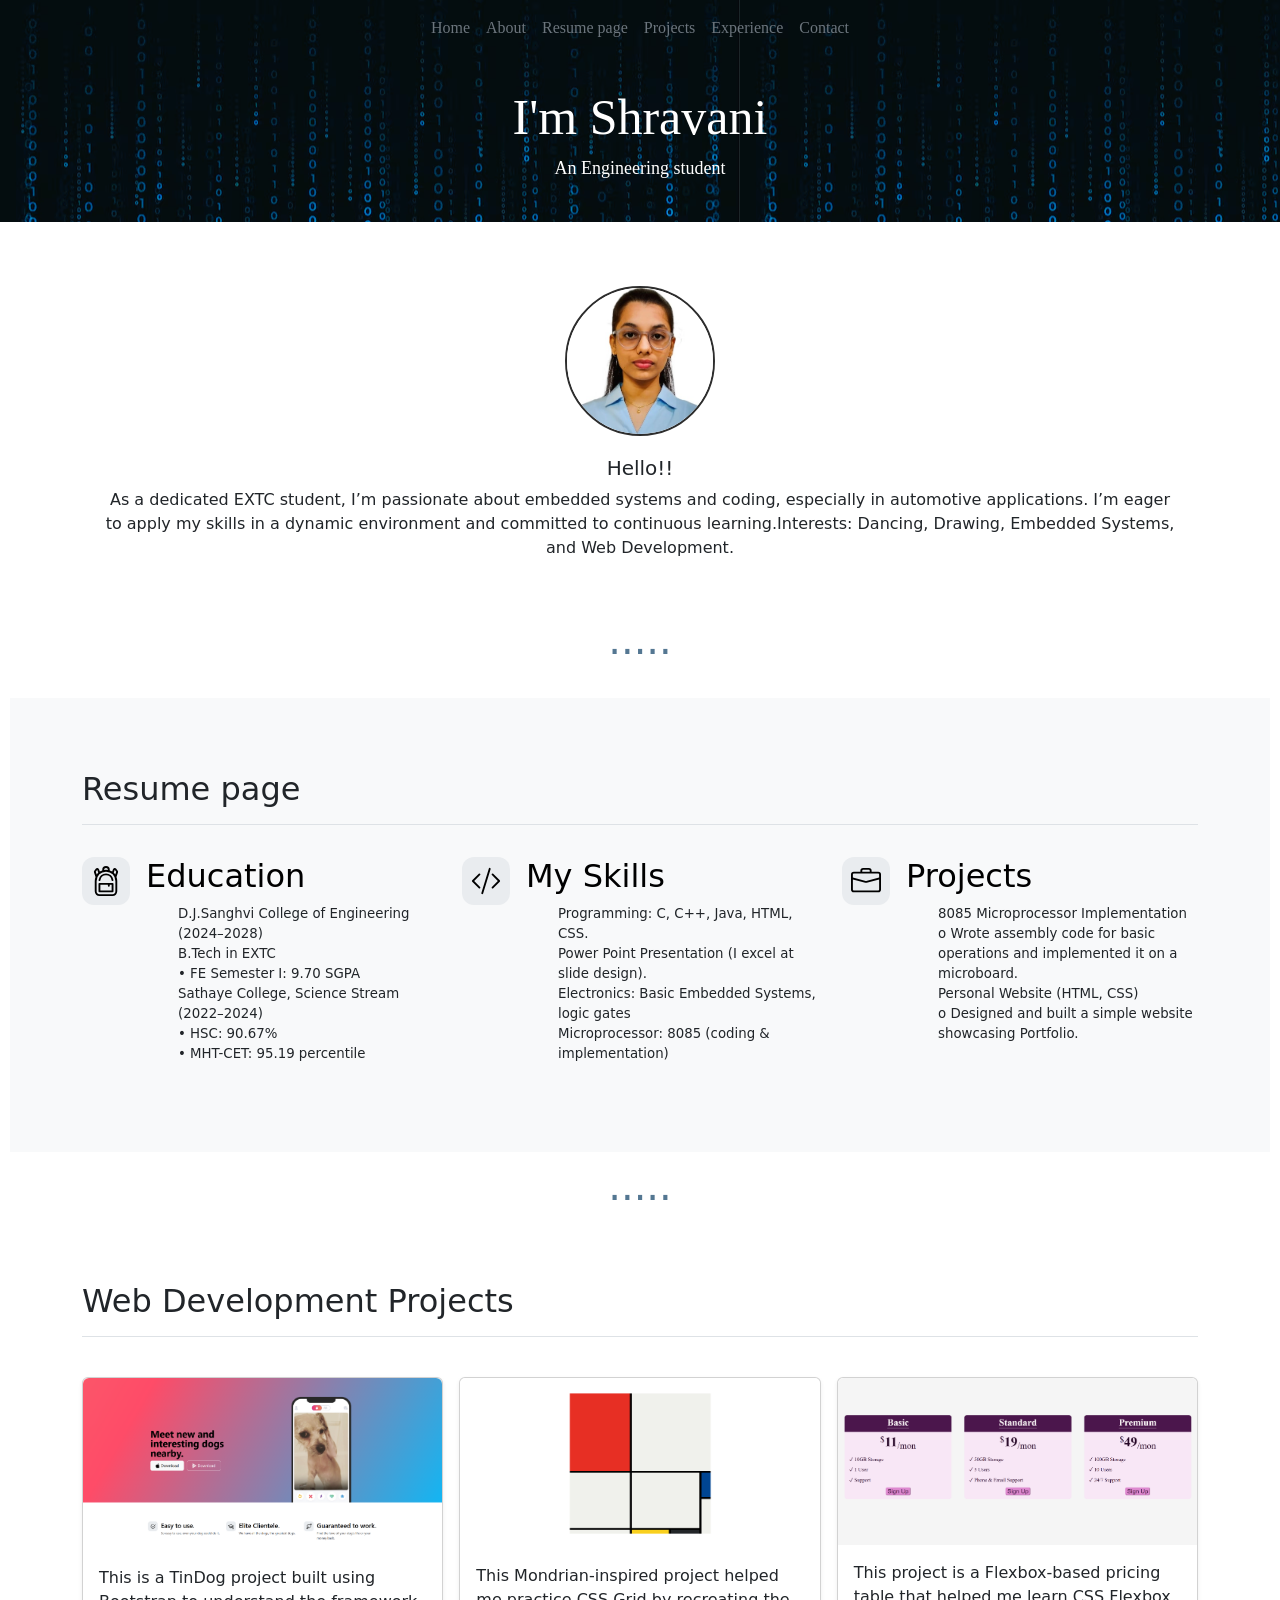
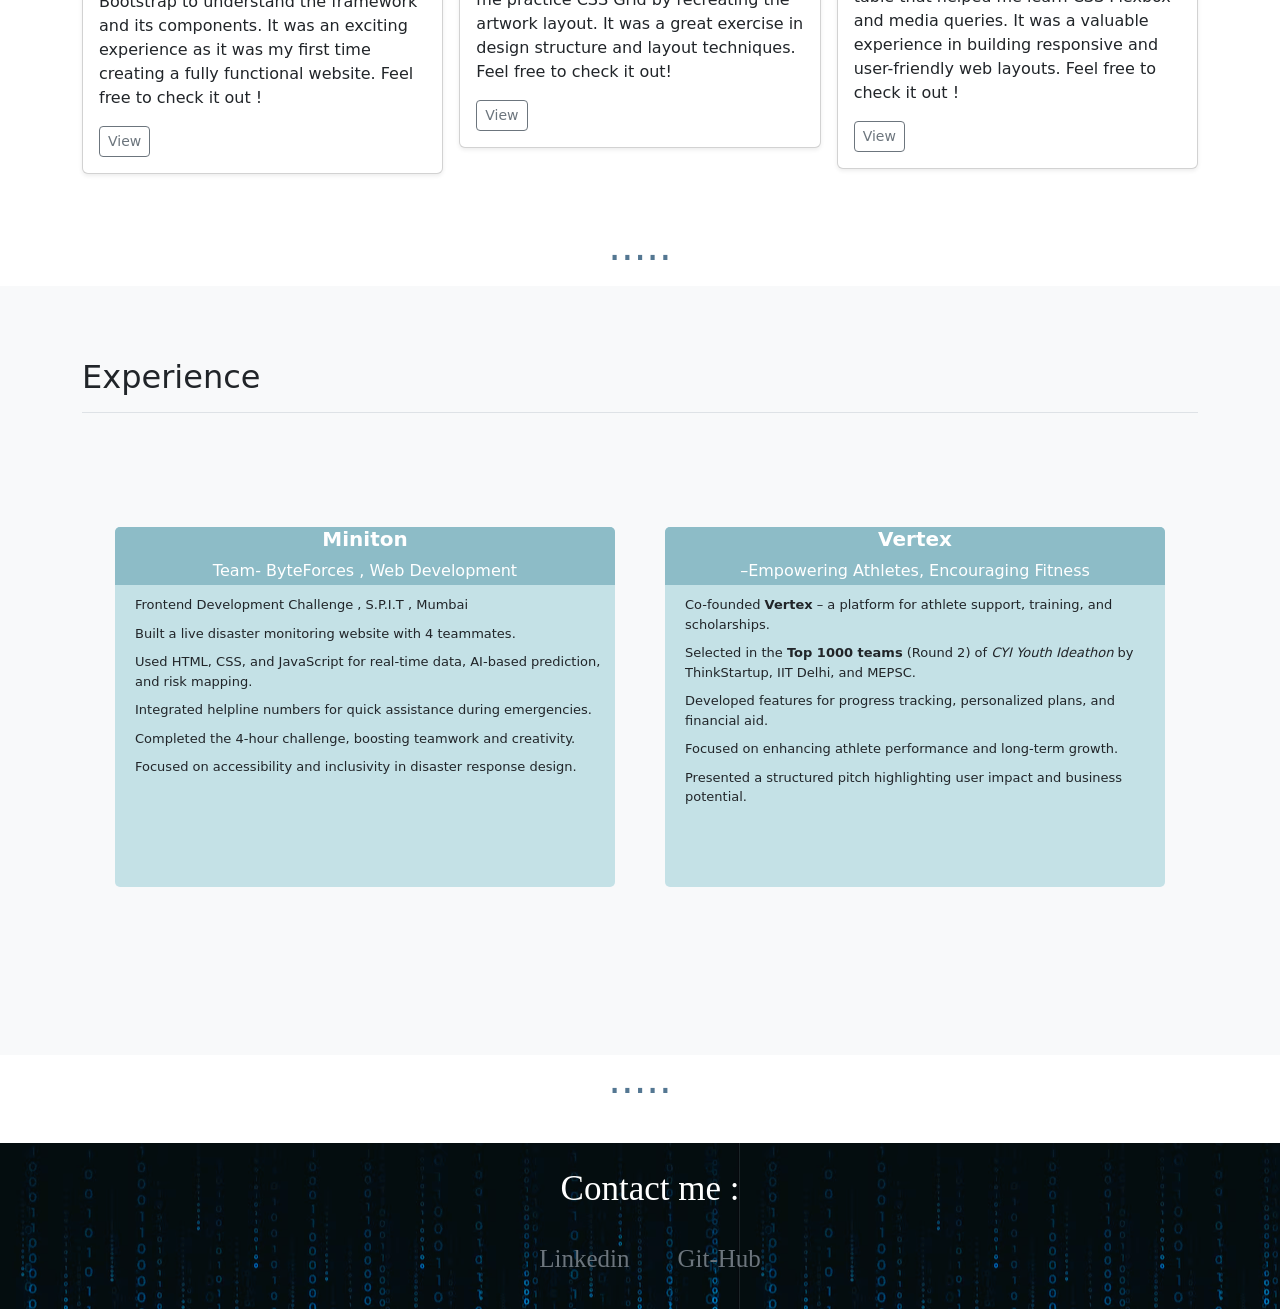
<file: index.html>
<!DOCTYPE html>
<html lang="en">
<head>
    <meta charset="UTF-8">
    <meta name="viewport" content="width=device-width, initial-scale=1.0">
    <title>Document</title>
    <link rel="stylesheet" href="styles/style.css">
    <link href="https://cdn.jsdelivr.net/npm/bootstrap@5.3.6/dist/css/bootstrap.min.css" rel="stylesheet" 
       integrity="sha384-4Q6Gf2aSP4eDXB8Miphtr37CMZZQ5oXLH2yaXMJ2w8e2ZtHTl7GptT4jmndRuHDT" crossorigin="anonymous">
    <link rel="preconnect" href="https://fonts.googleapis.com">
    <link rel="preconnect" href="https://fonts.gstatic.com" crossorigin>
    <link href="https://fonts.googleapis.com/css2?family=Noto+Sans+JP:wght@100..900&display=swap" rel="stylesheet">
</head>
<body>



  <!-- Title -->
  <section id="title">
   <ul class="nav col-12 col-lg-auto me-lg-auto mb-2 justify-content-center mb-md-0">
     <li><a href="#home"      class="nav-link px-2 text-secondary  py-3">Home</a></li> 
     <li><a href="#about"     class="nav-link px-2 text-secondary  py-3">About</a></li> 
     <li><a href="#features"  class="nav-link px-2 text-secondary  py-3">Resume page</a></li> 
     <li><a href="#Projects"  class="nav-link px-2 text-secondary  py-3">Projects</a></li> 
     <li><a href="#exp"       class="nav-link px-2 text-secondary  py-3">Experience</a></li>
     <li><a href="#contactme" class="nav-link px-2 text-secondary  py-3">Contact</a></li>
   </ul>
    <div class="px-4 py-4 text-center">I'm Shravani
         <p class="program">An Engineering student </p> 
    </div>
  </section>

  <!-- about me -->
  <section id="about">
    <div class="container mt-4">
      <div class="myimg"><img src="images/shravani.jpg" alt="my-img" height="150px" width="150px">
        <h5>Hello!!</h5>
            <p>As a dedicated EXTC student, I’m passionate about embedded systems and coding, especially in automotive applications.
                 I’m eager to apply my skills in a dynamic environment and committed to continuous learning.Interests: Dancing, Drawing, Embedded Systems, and Web Development.</p>
      </div>
    </div>
  </section>

  <div class="divider"><h1>.....</h1></div>

  <!-- Resume page -->
  <section id="features">
    <div class=" mt-3 py-5 bg-body-tertiary">
    <div class="container mt-4 mb-3" >
    <h2 class="pb-3 border-bottom mb-4">Resume page</h2>
    <div class="row g-4 py-2 row-cols-1 row-cols-lg-3"> 
      <div class="col d-flex align-items-start"> 
        <div class="icon-square text-body-emphasis bg-body-secondary 
         d-inline-flex align-items-center justify-content-center fs-4 flex-shrink-0 me-3">
         <svg xmlns="http://www.w3.org/2000/svg" width="30" height="30" fill="currentColor" class="bi bi-backpack3" viewBox="0 0 16 16">
         <path d="M4.04 7.43a4 4 0 0 1 7.92 0 .5.5 0 1 1-.99.14 3 3 0 0 0-5.94 0 .5.5 0 1 1-.99-.14M4 9.5a.5.5 0 0 1 .5-.5h7a.5.5 0 0 1 .5.5v4a.5.5 0 0 1-.5.5h-7a.5.5 0 0 1-.5-.5zm1 .5v3h6v-3h-1v.5a.5.5 0 0 1-1 0V10z"/>
         <path d="M6 2.341V2a2 2 0 1 1 4 0v.341c.465.165.904.385 1.308.653l.416-1.247a1 1 0 0 1 1.748-.284l.77 1.027a1 1 0 0 1 .15.917l-.803 2.407C13.854 6.49 14 7.229 14 8v5.5a2.5 2.5 0 0 1-2.5 2.5h-7A2.5 2.5 0 0 1 2 13.5V8c0-.771.146-1.509.41-2.186l-.802-2.407a1 1 0 0 1 .15-.917l.77-1.027a1 1 0 0 1 1.748.284l.416 1.247A6 6 0 0 1 6 2.34ZM7 2v.083a6 6 0 0 1 2 0V2a1 1 0 1 0-2 0m5.941 2.595.502-1.505-.77-1.027-.532 1.595q.447.427.8.937M3.86 3.658l-.532-1.595-.77 1.027.502 1.505q.352-.51.8-.937M8 3a5 5 0 0 0-5 5v5.5A1.5 1.5 0 0 0 4.5 15h7a1.5 1.5 0 0 0 1.5-1.5V8a5 5 0 0 0-5-5"/>
         </svg>
          <use xlink:href="#toggles2"></use></svg> 
        </div> 
        <div> 
          <h3 class="fs-2 text-body-emphasis">Education</h3>
           <ul class="resume-list">
             <li>D.J.Sanghvi College of Engineering (2024–2028)</li>
             <li> B.Tech in EXTC</li>
              <li>• FE Semester I: 9.70 SGPA</li>
              <li>Sathaye College, Science Stream (2022–2024)</li>
              <li>• HSC: 90.67%</li>
              <li>• MHT-CET: 95.19 percentile</li>
              </ul>
          </div> 
        </div> 
      <div class="col d-flex align-items-start"> 
        <div class="icon-square text-body-emphasis bg-body-secondary 
         d-inline-flex align-items-center justify-content-center fs-4 flex-shrink-0 me-3">
          <svg xmlns="http://www.w3.org/2000/svg" width="30" height="30" fill="currentColor" class="bi bi-code-slash" viewBox="0 0 16 16">
          <path d="M10.478 1.647a.5.5 0 1 0-.956-.294l-4 13a.5.5 0 0 0 .956.294zM4.854 4.146a.5.5 0 0 1 0 .708L1.707 8l3.147 3.146a.5.5 0 0 1-.708.708l-3.5-3.5a.5.5 0 0 1 0-.708l3.5-3.5a.5.5 0 0 1 .708 0m6.292 0a.5.5 0 0 0 0 .708L14.293 8l-3.147 3.146a.5.5 0 0 0 .708.708l3.5-3.5a.5.5 0 0 0 0-.708l-3.5-3.5a.5.5 0 0 0-.708 0"/>
          </svg><use xlink:href="#toggles2"></use></svg> 
        </div> 
        <div> 
          <h3 class="fs-2 text-body-emphasis">My Skills</h3>
           <ul class="resume-list">
             <li>Programming: C, C++, Java, HTML, CSS.</li>
             <li>Power Point Presentation (I excel at slide design).</li>
              <li>Electronics: Basic Embedded Systems, logic gates</li>
              <li>Microprocessor: 8085 (coding & implementation)</li>
              </ul> 
          </div> 
        </div>
              <div class="col d-flex align-items-start"> 
        <div class="icon-square text-body-emphasis bg-body-secondary 
         d-inline-flex align-items-center justify-content-center fs-4 flex-shrink-0 me-3">
          <svg xmlns="http://www.w3.org/2000/svg" width="30" height="30" fill="currentColor" class="bi bi-briefcase" viewBox="0 0 16 16">
          <path d="M6.5 1A1.5 1.5 0 0 0 5 2.5V3H1.5A1.5 1.5 0 0 0 0 4.5v8A1.5 1.5 0 0 0 1.5 14h13a1.5 1.5 0 0 0 1.5-1.5v-8A1.5 1.5 0 0 0 14.5 3H11v-.5A1.5 1.5 0 0 0 9.5 1zm0 1h3a.5.5 0 0 1 .5.5V3H6v-.5a.5.5 0 0 1 .5-.5m1.886 6.914L15 7.151V12.5a.5.5 0 0 1-.5.5h-13a.5.5 0 0 1-.5-.5V7.15l6.614 1.764a1.5 1.5 0 0 0 .772 0M1.5 4h13a.5.5 0 0 1 .5.5v1.616L8.129 7.948a.5.5 0 0 1-.258 0L1 6.116V4.5a.5.5 0 0 1 .5-.5"/>
         </svg><use xlink:href="#toggles2"></use></svg> 
        </div> 
        <div> 
          <h3 class="fs-2 text-body-emphasis">Projects</h3>
           <ul class="resume-list">
             <li>8085 Microprocessor Implementation </li>
             <li>o Wrote assembly code for basic operations and implemented it on a microboard.</li>
              <li>Personal Website (HTML, CSS)</li>
              <li>o	Designed and built a simple website showcasing Portfolio.</li>
              </ul>
          </div> 
        </div>
      </div>
      </div>
  </section>

  <div class="divider"><h1>.....</h1></div>

  <!--Projects-->
  <section id="Projects">
    <div class="album py-5"> 
      <div class="container mt-3"> 
       <h2 class="pb-3 border-bottom mb-4">Web Development Projects</h2>
        <div class="row row-cols-1 row-cols-sm-2 row-cols-md-3 g-3 mt-3"> 
          <div class="col"> 
            <div class="card shadow-sm"> 
              <img src="images/Tindog.png" alt="dog">
                <div class="card-body"> <p class="card-text">This is a TinDog project built using Bootstrap to understand the framework and its components. It was an exciting experience as it was my first time creating a fully functional website. Feel free to check it out !</p>  
                  <div class="btn-group"><a href="tindog.html" class="btn-link"><button type="button" class="btn btn-sm btn-outline-secondary">View</button></a>  
                  </div>
                </div> 
            </div> 
          </div>
          <div class="col"> 
            <div class="card shadow-sm"> 
              <img src="images/mondrian.png" alt="dog">
              <div class="card-body"> <p class="card-text">This Mondrian-inspired project helped me practice CSS Grid by recreating the artwork layout. It was a great exercise in design structure and layout techniques. Feel free to check it out!</p>  
                <div class="d-flex justify-content-between align-items-center"> 
                  <div class="btn-group"><a href="  Mondrian.html" class="btn-link"><button type="button" class="btn btn-sm btn-outline-secondary">View</button></a>  
                  </div>
                </div> 
              </div> 
            </div>
          </div>
          <div class="col"> 
            <div class="card shadow-sm"> 
              <img src="images/pricing plan.png" alt="dog">
                <div class="card-body"> <p class="card-text">This project is a Flexbox-based pricing table that helped me learn CSS Flexbox and media queries. It was a valuable experience in building responsive and user-friendly web layouts. Feel free to check it out !</p>  
                <div class="d-flex justify-content-between align-items-center"> 
                  <div class="btn-group"><a href="flex.html" class="btn-link"><button type="button" class="btn btn-sm btn-outline-secondary">View</button></a>  
                  </div>
                </div>
                </div> 
            </div> 
          </div>
        </div> 
      </div> 
    </div>
  </section>

  <div class="divider"><h1>.....</h1></div>

  <!-- Experience-->
  <section id="exp">
  <div class=" mt-3 py-5 bg-body-tertiary">
  <div class="container mt-4 mb-3 " >
  <h2 class="pb-3 border-bottom mb-4">Experience</h2>
    <div class="experience">
      <div class="pricing-plan">
        <div class="plan-title"><h5><strong>Miniton</strong></h5>
          <p> Team- ByteForces , Web Development</p></div>
        <div  class="about">
        <ul class="plan-features">
          <li>Frontend Development Challenge , S.P.I.T , Mumbai</li>
          <li>Built a live disaster monitoring website with 4 teammates.</li>
          <li>Used HTML, CSS, and JavaScript for real-time data, AI-based prediction, and risk mapping.</li>
          <li>Integrated helpline numbers for quick assistance during emergencies.</li>
          <li>Completed the 4-hour challenge, boosting teamwork and creativity.</li>
          <li>Focused on accessibility and inclusivity in disaster response design.</li>
        </ul>
        </div>
      </div>
      <div class="pricing-plan">
        <div class="plan-title"><h5><strong>Vertex</strong></h5><p>–Empowering Athletes, Encouraging Fitness</p></div>
        <div class="about">
        <ul class="plan-features">
          <li>Co-founded <strong>Vertex</strong> – a platform for athlete support, training, and scholarships.</li>
          <li>Selected in the <strong>Top 1000 teams</strong> (Round 2) of <em>CYI Youth Ideathon</em> by ThinkStartup, IIT Delhi, and MEPSC.</li>
          <li>Developed features for progress tracking, personalized plans, and financial aid.</li>
          <li>Focused on enhancing athlete performance and long-term growth.</li>
          <li>Presented a structured pitch highlighting user impact and business potential.</li>
        </ul>
        </div>
      </div>
    </div>
    </div>
    </div>
  </section>

  <div class="divider"><h1>.....</h1></div>

  <!--contact page-->
  <section id="contactme">
    <div class="Contact">Contact me :
    <ul class="nav col-12 col-lg-auto me-lg-auto mt-3 justify-content-center mb-md-0">
     <li><a href="https://www.linkedin.com/in/shravani-rane-324817330/" class="nav-link px-4 mb-4 text-secondary">Linkedin</a></li> 
     <li><a href="https://github.com/ShravaniRane06" class="nav-link px-4 mb-4 text-secondary">Git-Hub</a></li>
   </ul>
  </div>
  </section>

  <a href="#title" class="btn btn-primary position-fixed bottom-0 end-0 m-2 d-none" id="backToTop">
   ↑
  </a>
  
 <script>
   const backToTop = document.getElementById("backToTop");

   window.addEventListener("scroll", () => {
    if (window.scrollY > 200) {
      backToTop.classList.remove("d-none");
    } else {
      backToTop.classList.add("d-none");
    }
   });
 </script>


  <script src="https://cdn.jsdelivr.net/npm/bootstrap@5.3.6/dist/js/bootstrap.bundle.min.js" 
  integrity="sha384-j1CDi7MgGQ12Z7Qab0qlWQ/Qqz24Gc6BM0thvEMVjHnfYGF0rmFCozFSxQBxwHKO" 
  crossorigin="anonymous"></script>
</body>
</html>
</file>
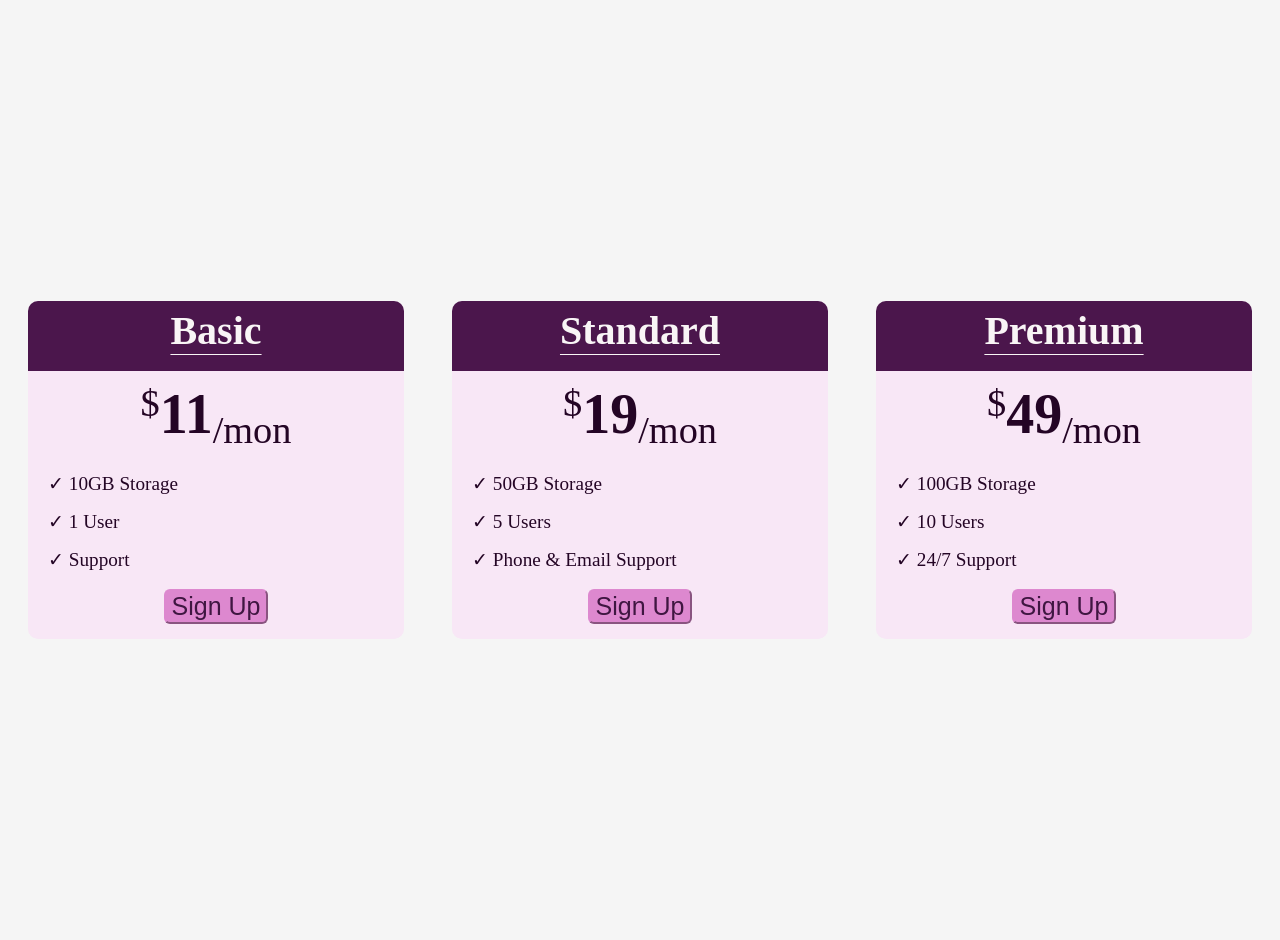
<file: flex.html>
<!DOCTYPE html>
<html>
  <head>
    <title>Flexbox Pricing Table</title>
    <link rel="preconnect" href="https://fonts.googleapis.com" />
    <link rel="preconnect" href="https://fonts.gstatic.com" crossorigin />
    <link
      href="https://fonts.googleapis.com/css2?family=Sono:wght@400;700&display=swap"
      rel="stylesheet"
    />
    <style>
      
      body {
        font-family: "Times new roman", sans-serif;
        background-color: rgb(245, 245, 245);
      }
      
      .pricing-container{
        display: flex;
        flex-direction: row;
        gap: 3rem;
        height: 100vh;
        align-items: center;
        justify-content: center;
        margin: 20px;
      }

      .pricing-plan {
        flex: 1;
        width: 400px;
        background-color: #F8E7F6;
        border-radius: 10px;
        text-align: center;
        padding-bottom: 15px;
        border-width: 10px;
        border-color: #4B164C;
      }


      .plan-title{
        height: 58px;
        font-weight: bold;
        font-size: 40px; 
        color: rgb(249, 245, 246);
        background-color: #4B164C;
        text-decoration: underline;
        text-underline-offset:10px; 
        text-decoration-thickness: 1px;
        border-top-left-radius: 10px;
        border-top-right-radius: 10px;
        padding: 6px;
      }

      .plan-price{
        font-size: 46px;
        margin-top:10px ;
        margin-bottom: 20px;
        color: #240525 ;      
      }

     .plan-features {
        text-align: left;
        list-style: none;
        padding: 0;
        margin: 0;
        color: #240525;
        font-size: larger;
      }

      .price{
        font-size: 56px;
        font-weight: bolder;
        margin-top:10px ;
        margin-bottom: 20px; 
      }

      .plan-features li {
        margin-bottom: 15px;
        padding-left: 20px;
      }
      
      .plan-button{
        font-size: 25px;
        background-color:rgb(221, 136, 207);
        color: #3f1641;
        border-radius: 6px;
        border-color: rgb(221, 136, 207);
        margin-bottom: px;
        margin-top: 3px;
      }

      /* Hint: What can you do with a media query and flexbox? */
      @media (max-width: 1250px) {

        .pricing-container{
        flex-direction: column;
        height: 100%;
      }
    }
     
    </style>
  </head>

  <body>
    <div class="pricing-container ">
      <div class="pricing-plan">
        <div class="plan-title">Basic</div>
        <div class="plan-price"><sup>$</sup><span class="price">11</span><sub>/mon</sub></div>
        <ul class="plan-features">
          <li> ✓ 10GB Storage </li>
          <li> ✓ 1 User       </li>
          <li> ✓ Support      </li>
        </ul>
       <button class="plan-button">Sign Up</a>
      </div>
      <div class="pricing-plan">
        <div class="plan-title">Standard</div>
        <div class="plan-price"><sup>$</sup><span class="price">19</span><sub>/mon</sub></div>
        <ul class="plan-features">
          <li> ✓ 50GB Storage             </li>
          <li> ✓ 5 Users                  </li>
          <li> ✓ Phone & Email Support</li>
        </ul>
      <button class="plan-button">Sign Up</button>
      </div>
      <div class="pricing-plan">
        <div class="plan-title">Premium</div>
        <div class="plan-price"><sup>$</sup><span class="price">49</span><sub>/mon</sub></div>
        <ul class="plan-features">
          <li> ✓ 100GB Storage </li>
          <li> ✓ 10 Users      </li>
          <li> ✓ 24/7 Support  </li>
        </ul>
        <button class="plan-button">Sign Up</button></div>
      </div>
      
  </body>
</html>
</file>
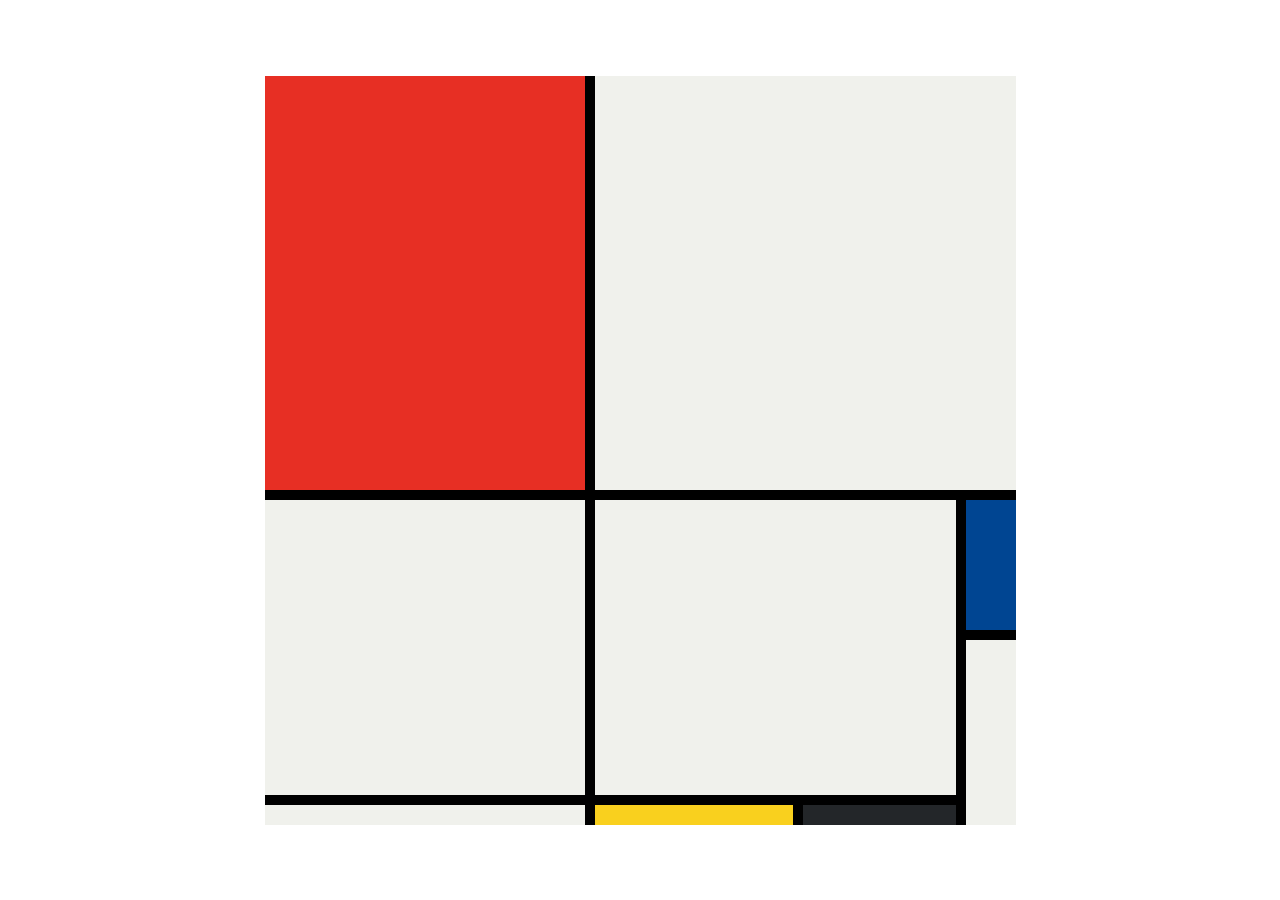
<file: Mondrian.html>
<!DOCTYPE html>
<html lang="en">

<head>
  <meta charset="UTF-8">
  <meta name="viewport" content="width=device-width, initial-scale=1.0">
  <title>Mondrian Project</title>
  <style>
    /* 
    Write your CSS here 
    Gap Colour: #000
    White: #F0F1EC
    Red: #E72F24
    Black: #232629
    Blue: #004592
    Yellow: #F9D01E
    For dimensions, see dimensions.png image.    HINT: Remember you can't change the properties of grid lines.    But grid lines are transparent!    */
    body{
      display: flex;
      justify-content: center;
      align-items: center;
      margin: 0px;
      padding: 0px;
      height: 100vh;
    }
    .container{
      width: fit-content;
      display: grid;
      grid-template: 414px 130px 155px 20px / 320px 198px 153px 50px;
      gap:10px;
      background-color: black;
    }

    .white1{
      grid-area: 1/2/2/5;
      /* grid-column: span 3; */
      background-color: #F0f1ec;
    }

    .red{
      background-color: #E72F24;
    }
    
    .white2{
      grid-row: span 2;
      background-color: #F0f1ec;
    }

    .white3{
      grid-row: span 2;
      grid-column: span 2;
      background-color: #F0f1ec;
    }

    .blue{
      background-color:#004592 ;
    }

    .white4{
      background-color: #F0f1ec;
      grid-row: span 2;
    }

    .white5{
      background-color: #F0f1ec;
    }

    .yellow{
      background-color: #F9D01E;
    }

    .black{
      background-color:  #232629;
    }
  </style>
</head>

<body>
  <!-- Write your HTML here -->
   <div class="container">
    <div class="red"></div>
    <div class="white1"></div>
    <div class="white2"></div>
    <div class="white3"></div>
    <div class="blue"></div>
    <div class="white4"></div>
    <div class="white5"></div>
    <div class="yellow"></div>
    <div class="black"></div>
   </div>
</body>

</html>
</file>
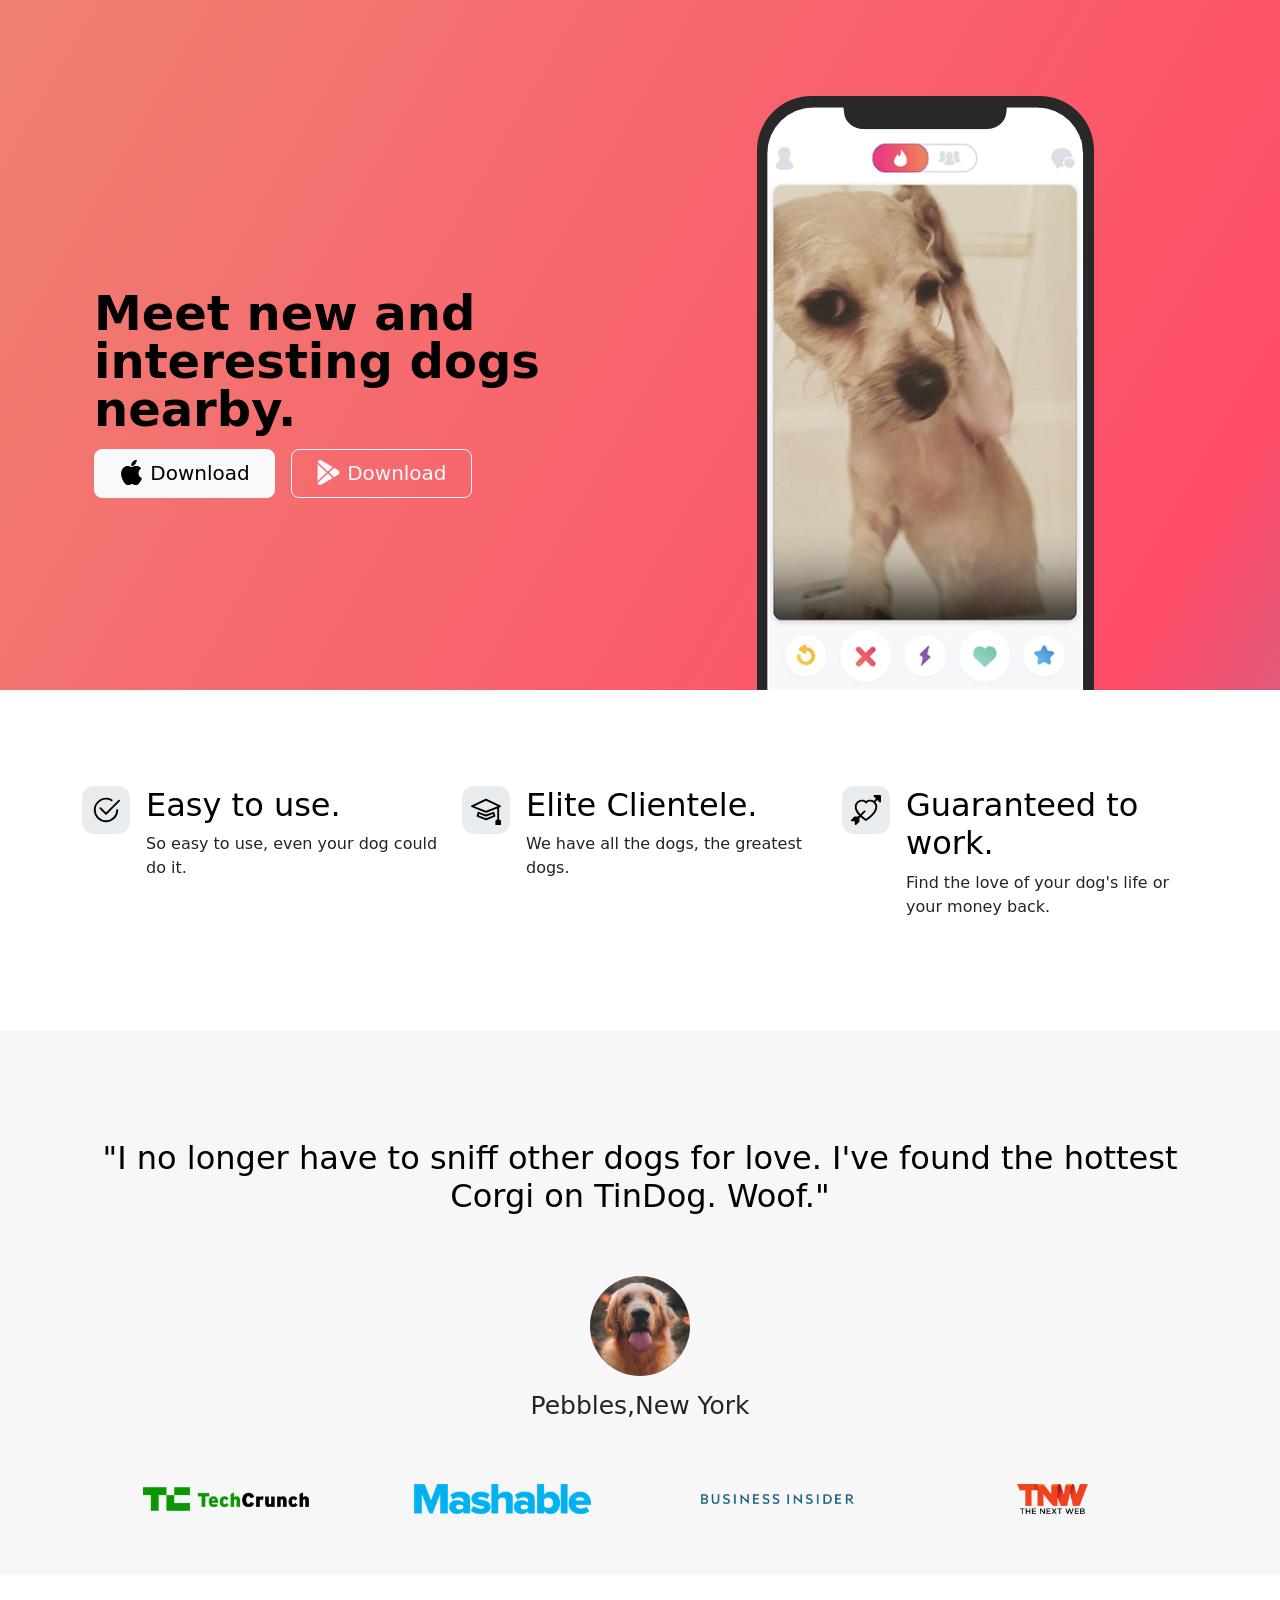
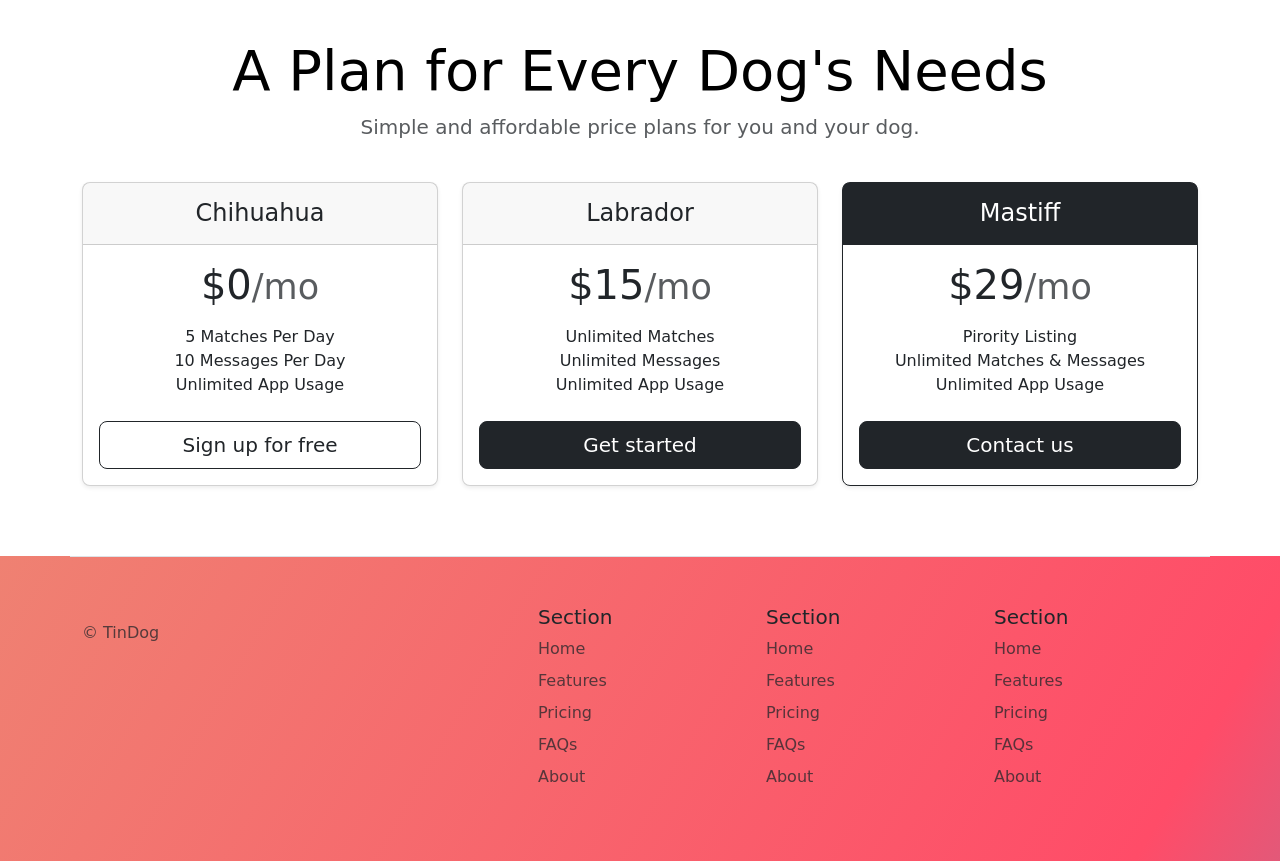
<file: tindog.html>
<!DOCTYPE html>
<html lang="en">

<head>
  <meta charset="UTF-8">
  <meta name="viewport" content="width=device-width, initial-scale=1.0">
  <title>TinDog</title>
  <link rel="stylesheet" href="styles/tinstyle.css">
  <link href="https://cdn.jsdelivr.net/npm/bootstrap@5.3.6/dist/css/bootstrap.min.css" rel="stylesheet" 
   integrity="sha384-4Q6Gf2aSP4eDXB8Miphtr37CMZZQ5oXLH2yaXMJ2w8e2ZtHTl7GptT4jmndRuHDT" crossorigin="anonymous">
</head>
<body>

  <!-- Title -->
   <section id="title" class="gradient-background">
     <div class="container col-xxl-8 px-4 pt-5"> 
       <div class="row flex-lg-row-reverse align-items-center g-5 pt-5"> 
         <div class="col-10 col-sm-8 col-lg-6"> 
           <img src="./images/iphone.png" class="d-block mx-lg-auto img-fluid" alt="Bootstrap Themes"  height="200" loading="lazy"> 
         </div> 
         <div class="col-lg-6"> 
           <h1 class="display-5 fw-bold text-body-emphasis lh-1 mb-3">Meet new and interesting dogs nearby.</h1> 
           <div class="d-grid gap-2 d-md-flex justify-content-md-start">
                <button type="button" class="btn btn-light btn-lg px-4 me-md-2"><svg xmlns="http://www.w3.org/2000/svg" width="25" height="25" fill="currentColor"
                class="bi bi-apple mb-1" viewBox="0 0 16 16"><path                  d="M11.182.008C11.148-.03 9.923.023 8.857 1.18c-1.066 1.156-.902 2.482-.878 2.516.024.034 1.52.087 2.475-1.258.955-1.345.762-2.391.728-2.43Zm3.314 11.733c-.048-.096-2.325-1.234-2.113-3.422.212-2.189 1.675-2.789 1.698-2.854.023-.065-.597-.79-1.254-1.157a3.692 3.692 0 0 0-1.563-.434c-.108-.003-.483-.095-1.254.116-.508.139-1.653.589-1.968.607-.316.018-1.256-.522-2.267-.665-.647-.125-1.333.131-1.824.328-.49.196-1.422.754-2.074 2.237-.652 1.482-.311 3.83-.067 4.56.244.729.625 1.924 1.273 2.796.576.984 1.34 1.667 1.659 1.899.319.232 1.219.386 1.843.067.502-.308 1.408-.485 1.766-.472.357.013 1.061.154 1.782.539.571.197 1.111.115 1.652-.105.541-.221 1.324-1.059 2.238-2.758.347-.79.505-1.217.473-1.282Z" /><path                  d="M11.182.008C11.148-.03 9.923.023 8.857 1.18c-1.066 1.156-.902 2.482-.878 2.516.024.034 1.52.087 2.475-1.258.955-1.345.762-2.391.728-2.43Zm3.314 11.733c-.048-.096-2.325-1.234-2.113-3.422.212-2.189 1.675-2.789 1.698-2.854.023-.065-.597-.79-1.254-1.157a3.692 3.692 0 0 0-1.563-.434c-.108-.003-.483-.095-1.254.116-.508.139-1.653.589-1.968.607-.316.018-1.256-.522-2.267-.665-.647-.125-1.333.131-1.824.328-.49.196-1.422.754-2.074 2.237-.652 1.482-.311 3.83-.067 4.56.244.729.625 1.924 1.273 2.796.576.984 1.34 1.667 1.659 1.899.319.232 1.219.386 1.843.067.502-.308 1.408-.485 1.766-.472.357.013 1.061.154 1.782.539.571.197 1.111.115 1.652-.105.541-.221 1.324-1.059 2.238-2.758.347-.79.505-1.217.473-1.282Z" /></svg> Download</button> 
                <button type="button" class="btn btn-outline-light btn-lg px-4"><svg xmlns="http://www.w3.org/2000/svg" width="25" height="25" fill="currentColor"
                class="bi bi-google-play mb-1" viewBox="0 0 16 16"><path                  d="M14.222 9.374c1.037-.61 1.037-2.137 0-2.748L11.528 5.04 8.32 8l3.207 2.96 2.694-1.586Zm-3.595 2.116L7.583 8.68 1.03 14.73c.201 1.029 1.36 1.61 2.303 1.055l7.294-4.295ZM1 13.396V2.603L6.846 8 1 13.396ZM1.03 1.27l6.553 6.05 3.044-2.81L3.333.215C2.39-.341 1.231.24 1.03 1.27Z" /></svg> Download</button> 
               </div> 
         </div> 
       </div> 
     </div>
   </section>

  <!-- Features -->
   <section id="features">
    <div class="container mt-5 mb-5" >
    <div class="row g-4 py-5 row-cols-1 row-cols-lg-3"> 
      <div class="col d-flex align-items-start"> 
        <div class="icon-square text-body-emphasis bg-body-secondary 
         d-inline-flex align-items-center justify-content-center fs-4 flex-shrink-0 me-3"> 
        <svg xmlns="http://www.w3.org/2000/svg" width="30" height="30" fill="currentColor" class="bi bi-check2-circle" viewBox="0 0 16 16">
          <path d="M2.5 8a5.5 5.5 0 0 1 8.25-4.764.5.5 0 0 0 .5-.866A6.5 6.5 0 1 0 14.5 8a.5.5 0 0 0-1 0 5.5 5.5 0 1 1-11 0"/>
          <path d="M15.354 3.354a.5.5 0 0 0-.708-.708L8 9.293 5.354 6.646a.5.5 0 1 0-.708.708l3 3a.5.5 0 0 0 .708 0z"/>
        </svg>
          <use xlink:href="#toggles2"></use></svg> 
        </div> 
        <div> 
          <h3 class="fs-2 text-body-emphasis">Easy to use.</h3>
           <p>So easy to use, even your dog could do it.</p> 
          </div> 
        </div> 
        <div class="col d-flex align-items-start"> 
          <div class="icon-square text-body-emphasis bg-body-secondary
            d-inline-flex align-items-center justify-content-center fs-4 flex-shrink-0 me-3"> 
            <svg xmlns="http://www.w3.org/2000/svg" width="30" height="30" fill="currentColor" class="bi bi-mortarboard" viewBox="0 0 16 16">
             <path d="M8.211 2.047a.5.5 0 0 0-.422 0l-7.5 3.5a.5.5 0 0 0 .025.917l7.5 3a.5.5 0 0 0 .372 0L14 7.14V13a1 1 0 0 0-1 1v2h3v-2a1 1 0 0 0-1-1V6.739l.686-.275a.5.5 0 0 0 .025-.917zM8 8.46 1.758 5.965 8 3.052l6.242 2.913z"/>
             <path d="M4.176 9.032a.5.5 0 0 0-.656.327l-.5 1.7a.5.5 0 0 0 .294.605l4.5 1.8a.5.5 0 0 0 .372 0l4.5-1.8a.5.5 0 0 0 .294-.605l-.5-1.7a.5.5 0 0 0-.656-.327L8 10.466zm-.068 1.873.22-.748 3.496 1.311a.5.5 0 0 0 .352 0l3.496-1.311.22.748L8 12.46z"/>
            </svg>
              <use xlink:href="#cpu-fill"></use>
           </div> 
           <div> 
            <h3 class="fs-2 text-body-emphasis">Elite Clientele.</h3> 
            <p>We have all the dogs, the greatest dogs.</p>  </div> </div> 
                   <div class="col d-flex align-items-start"> 
          <div class="icon-square text-body-emphasis bg-body-secondary
            d-inline-flex align-items-center justify-content-center fs-4 flex-shrink-0 me-3"> 
            <svg xmlns="http://www.w3.org/2000/svg" width="30" height="30" fill="currentColor" class="bi bi-arrow-through-heart" viewBox="0 0 16 16">
             <path fill-rule="evenodd" d="M2.854 15.854A.5.5 0 0 1 2 15.5V14H.5a.5.5 0 0 1-.354-.854l1.5-1.5A.5.5 0 0 1 2 11.5h1.793l.53-.53c-.771-.802-1.328-1.58-1.704-2.32-.798-1.575-.775-2.996-.213-4.092C3.426 2.565 6.18 1.809 8 3.233c1.25-.98 2.944-.928 4.212-.152L13.292 2 12.147.854A.5.5 0 0 1 12.5 0h3a.5.5 0 0 1 .5.5v3a.5.5 0 0 1-.854.354L14 2.707l-1.006 1.006c.236.248.44.531.6.845.562 1.096.585 2.517-.213 4.092-.793 1.563-2.395 3.288-5.105 5.08L8 13.912l-.276-.182a22 22 0 0 1-2.685-2.062l-.539.54V14a.5.5 0 0 1-.146.354zm2.893-4.894A20.4 20.4 0 0 0 8 12.71c2.456-1.666 3.827-3.207 4.489-4.512.679-1.34.607-2.42.215-3.185-.817-1.595-3.087-2.054-4.346-.761L8 4.62l-.358-.368c-1.259-1.293-3.53-.834-4.346.761-.392.766-.464 1.845.215 3.185.323.636.815 1.33 1.519 2.065l1.866-1.867a.5.5 0 1 1 .708.708z"/>
            </svg>
              <use xlink:href="#cpu-fill"></use>
           </div> 
           <div> 
            <h3 class="fs-2 text-body-emphasis">Guaranteed to work.</h3> 
            <p>Find the love of your dog's life or your money back.</p>  </div> </div> 
      </div>
      </div>

   </section>

  <!-- Testimonial -->
  <section id="testimonial">
    <div class="container mt-5">
      <div class="caption">
        <h2>"I no longer have to sniff other dogs for love. I've found the hottest Corgi on TinDog. Woof."</h2>
      </div>
      <div class="dogimg"><img class="dog-img" src="./images/dog-img.jpg" alt="dog-img" height="100px width=100px">
        <p id="pebbles">Pebbles,New York</p>
      </div>
    </div>
    <div class="container">
      <div class="row">
        <div class="col-xl-3 col-sm-12"><img src="./images/techcrunch.png" alt="techcrunch"></div>
        <div class="col-xl-3 col-sm-12"><img src="./images/mashable.png" alt="mashable"></div>
        <div class="col-xl-3 col-sm-12"><img src="./images/bizinsider.png" alt="business"></div>
        <div class="col-xl-3 col-sm-12"><img src="./images/tnw.png" alt="web"></div>
      </div>
    </div>
  </section>

  <!-- Pricing -->
  <section id="pricing">
    <div class="container pt-3"> <header> 
     <div class="pricing-header p-3 pb-md-4 mx-auto text-center">
       <h1 class="display-4 fw-normal text-body-emphasis">A Plan for Every Dog's Needs</h1>
        <p class="fs-5 text-body-secondary">Simple and affordable price plans for you and your dog.</p> 
      </div> </header> <main>
       <div class="row row-cols-1 row-cols-md-3 mb-3 text-center"> 
        <div class="col"> <div class="card mb-4 rounded-3 shadow-sm">
           <div class="card-header py-3"> <h4 class="my-0 fw-normal">Chihuahua</h4> 
           </div> 
           <div class="card-body"> <h1 class="card-title pricing-card-title">$0<small class="text-body-secondary fw-light">/mo</small>
           </h1> 
           <ul class="list-unstyled mt-3 mb-4"> 
             <li>5 Matches Per Day </li> 
             <li>10 Messages Per Day </li> 
             <li>Unlimited App Usage </li> 
           </ul>
             <button type="button" class="w-100 btn btn-lg btn-outline-dark">Sign up for free</button> 
          </div> 
        </div>
      </div> 
      <div class="col"> 
        <div class="card mb-4 rounded-3 shadow-sm">
           <div class="card-header py-3"> 
            <h4 class="my-0 fw-normal">Labrador</h4> </div> 
            <div class="card-body">
               <h1 class="card-title pricing-card-title">$15<small class="text-body-secondary fw-light">/mo</small></h1> 
               <ul class="list-unstyled mt-3 mb-4">
                 <li>Unlimited Matches</li>
                  <li>Unlimited Messages</li>  
                  <li>Unlimited App Usage</li>
                 </ul> 
                 <button type="button" class="w-100 btn btn-lg btn-dark">Get started</button> 
            </div> 
        </div> 
      </div>
       <div class="col"> 
        <div class="card mb-4 rounded-3 shadow-sm border-dark"> 
          <div class="card-header py-3 text-bg-dark border-dark"> 
            <h4 class="my-0 fw-normal">Mastiff</h4> </div>
             <div class="card-body"> <h1 class="card-title pricing-card-title">$29<small class="text-body-secondary fw-light">/mo</small></h1>
               <ul class="list-unstyled mt-3 mb-4">
                  <li>Pirority Listing</li>
                  <li>Unlimited Matches & Messages</li>
                  <li>Unlimited App Usage</li> 
                </ul> 
                <button type="button" class="w-100 btn btn-lg btn-dark">Contact us</button> 
              </div> 
            </div> 
          </div> 
        </div> </li> </ul>
       </div> 
      </div> 
      </footer> 
    </div>
  </section>

  <!-- Footer -->
  <section id="footer" class="gradient-background">
    <div class="container"> 
      <footer class="row row-cols-1 row-cols-sm-2 row-cols-md-5 py-5  border-top">
         <div class="col mb-3"> <a href="/" class="d-flex align-items-center mb-3 link-body-emphasis text-decoration-none" aria-label="Bootstrap"> 
          </a> <p class="text-body-secondary">© TinDog</p> 
        </div> <div class="col mb-3"></div> 
        <div class="col mb-3"> <h5>Section</h5>
         <ul class="nav flex-column"> 
          <li class="nav-item mb-2">
            <a href="#" class="nav-link p-0 text-body-secondary">Home</a></li>
             <li class="nav-item mb-2">
              <a href="#" class="nav-link p-0 text-body-secondary">Features</a></li> 
              <li class="nav-item mb-2"><a href="#" class="nav-link p-0 text-body-secondary">Pricing</a></li>
              <li class="nav-item mb-2"><a href="#" class="nav-link p-0 text-body-secondary">FAQs</a></li> 
              <li class="nav-item mb-2"><a href="#" class="nav-link p-0 text-body-secondary">About</a></li> 
            </ul> 
          </div> 
        <div class="col mb-3"> <h5>Section</h5>
         <ul class="nav flex-column"> 
          <li class="nav-item mb-2">
            <a href="#" class="nav-link p-0 text-body-secondary">Home</a></li>
             <li class="nav-item mb-2">
              <a href="#" class="nav-link p-0 text-body-secondary">Features</a></li> 
              <li class="nav-item mb-2"><a href="#" class="nav-link p-0 text-body-secondary">Pricing</a></li>
              <li class="nav-item mb-2"><a href="#" class="nav-link p-0 text-body-secondary">FAQs</a></li> 
              <li class="nav-item mb-2"><a href="#" class="nav-link p-0 text-body-secondary">About</a></li> 
            </ul> 
          </div>
        <div class="col mb-3"> <h5>Section</h5>
         <ul class="nav flex-column"> 
           <li class="nav-item mb-2"><a href="#" class="nav-link p-0 text-body-secondary">Home</a></li>
           <li class="nav-item mb-2"><a href="#" class="nav-link p-0 text-body-secondary">Features</a></li> 
           <li class="nav-item mb-2"><a href="#" class="nav-link p-0 text-body-secondary">Pricing</a></li>
           <li class="nav-item mb-2"><a href="#" class="nav-link p-0 text-body-secondary">FAQs</a></li> 
           <li class="nav-item mb-2"><a href="#" class="nav-link p-0 text-body-secondary">About</a></li> 
         </ul> 
        </div>
      </footer> 
    </div>
  </section>

  <script src="https://cdn.jsdelivr.net/npm/bootstrap@5.3.6/dist/js/bootstrap.bundle.min.js" 
  integrity="sha384-j1CDi7MgGQ12Z7Qab0qlWQ/Qqz24Gc6BM0thvEMVjHnfYGF0rmFCozFSxQBxwHKO" 
  crossorigin="anonymous"></script>
</body>

</html>
</file>
<file: styles/style.css>
body{
  font-family: "Times New Roman",serif,cursive;
}

#title{
  background-image: url("../images/image.png");
  background-color: #cccccc;
  color: white;
  font-family: "Times New Roman",serif,cursive;
}

#title >  .px-4{
  font-size: large;
  font-weight: 200;
  font-size: 50px;
}

#home{
  background-color: rgb(7, 20, 46);
}

#home > ul{
    color: white;
}

.program{
    font-size: large;
}

#about{
  padding: 40px;
  text-align: center;
  padding-left: 90px;
  padding-right: 90px;
}

.myimg > img{
  margin-bottom: 20px;
  border-radius: 50%;
  border: 2px solid rgb(45, 45, 45); 
}

.divider{
    text-align: center;
    color: rgb(84, 119, 146);
}

.icon-square {
  width: 3rem;
  height: 3rem;
  border-radius: 0.75rem;
}

.profile-img {
  border-radius: 50%;
  height: 100px;
}

.resume-list{
   font-size: smaller;
   list-style: none;
}

#features{
  padding: 10px;
}

/*#exp{
  padding-left: 80px;
  padding-right: 80px;
}*/


.card{
  border-width: 10px;
  border-color: black;
}

.card > img{
  border-top-left-radius: 6px;
  border-top-right-radius: 6px;
}

.btn-link {
  text-decoration: none;
  color: inherit; /* inherits the button's text color */
}


.experience{
  display: flex;
  flex-direction: row;
  gap: 50px;
  height: 60vh;
  align-items: center;
  justify-content: center;
  margin-bottom: 30px;
}

.pricing-plan {
  flex: 1;
  max-width: 500px;
  height: 360px;
  background-color: rgb(196, 225, 230);
  border-radius: 5px;
  text-align: center;
}

.plan-title{
  height: 58px;
  font-size: 16px; 
  color: rgb(255, 255, 255);
  background-color: rgb(141, 188, 199);
  border-top-left-radius: 5px;
  border-top-right-radius: 5px;
}
.about{
  margin-top:10px ;
  margin-bottom: 10px;       
}

.plan-features {
  font-size: small;
  text-align: left;
  list-style: none;
  padding: 0;
  margin: 0;
}


.plan-features li {
  margin-bottom: 9px;
  padding-left: 20px;
}

/* Hint: What can you do with a media query and flexbox? */
@media (max-width: 1100px) {
  .experience{
  flex-direction: column;
  height: 100%;
  }
}

/* Hint: What can you do with a media query and flexbox? */
@media (max-width: 412px) {
  .plan-title{
  height:100px;
  }
}

.Contact{
  text-align: center;
  padding-top: 20px;
  padding-left: 20px;
  font-size: 35px;
}

.Contact > ul{
  color: rgb(14, 14, 58);
  font-size: 25px;
}
#contactme {
  margin-top: 40px;
  background-image: url("../images/image.png");
  background-color: #cccccc;
  color: white;
  font-family: "Times New Roman",serif,cursive;
}
 
.Contact > a:link{
  color: white;
}
</file>
<file: styles/tinstyle.css>
.gradient-background {
  background: linear-gradient(300deg, #00bfff, #ff4c68, #ef8172);
  background-size: 180% 180%;
  animation: gradient-animation 18s ease infinite;
}

#pricing{
  padding: 30px;
}

#pricing > button{
  margin-bottom: 5px;
}

#testimonial{
  background-color: rgba(247, 246, 246, 0.825);
  padding: 60px;
  text-align: center;
  padding-left: 90px;
  padding-right: 90px;
}

.dogimg{
  margin-bottom: 60px;
}

.caption{
  text-align: center;
  margin-bottom: 60px;
  color: black;
}

#pebbles{
  font-weight: lighter;
  font-size:25px;
  margin-top: 10px;
}

.col-xl-3 > img{
  height: 30px;
  margin-bottom: 1px;
}

.dog-img{
  border-radius: 50%;
  margin-bottom: 1px;
}

#title{
  padding-bottom: 0px; ;
}


@keyframes gradient-animation {
  0% {
    background-position: 0% 50%;
  }
  50% {
    background-position: 100% 50%;
  }
  100% {
    background-position: 0% 50%;
  }
}

.icon-square {
  width: 3rem;
  height: 3rem;
  border-radius: 0.75rem;
}

.profile-img {
  border-radius: 50%;
  height: 100px;
}
</file>
